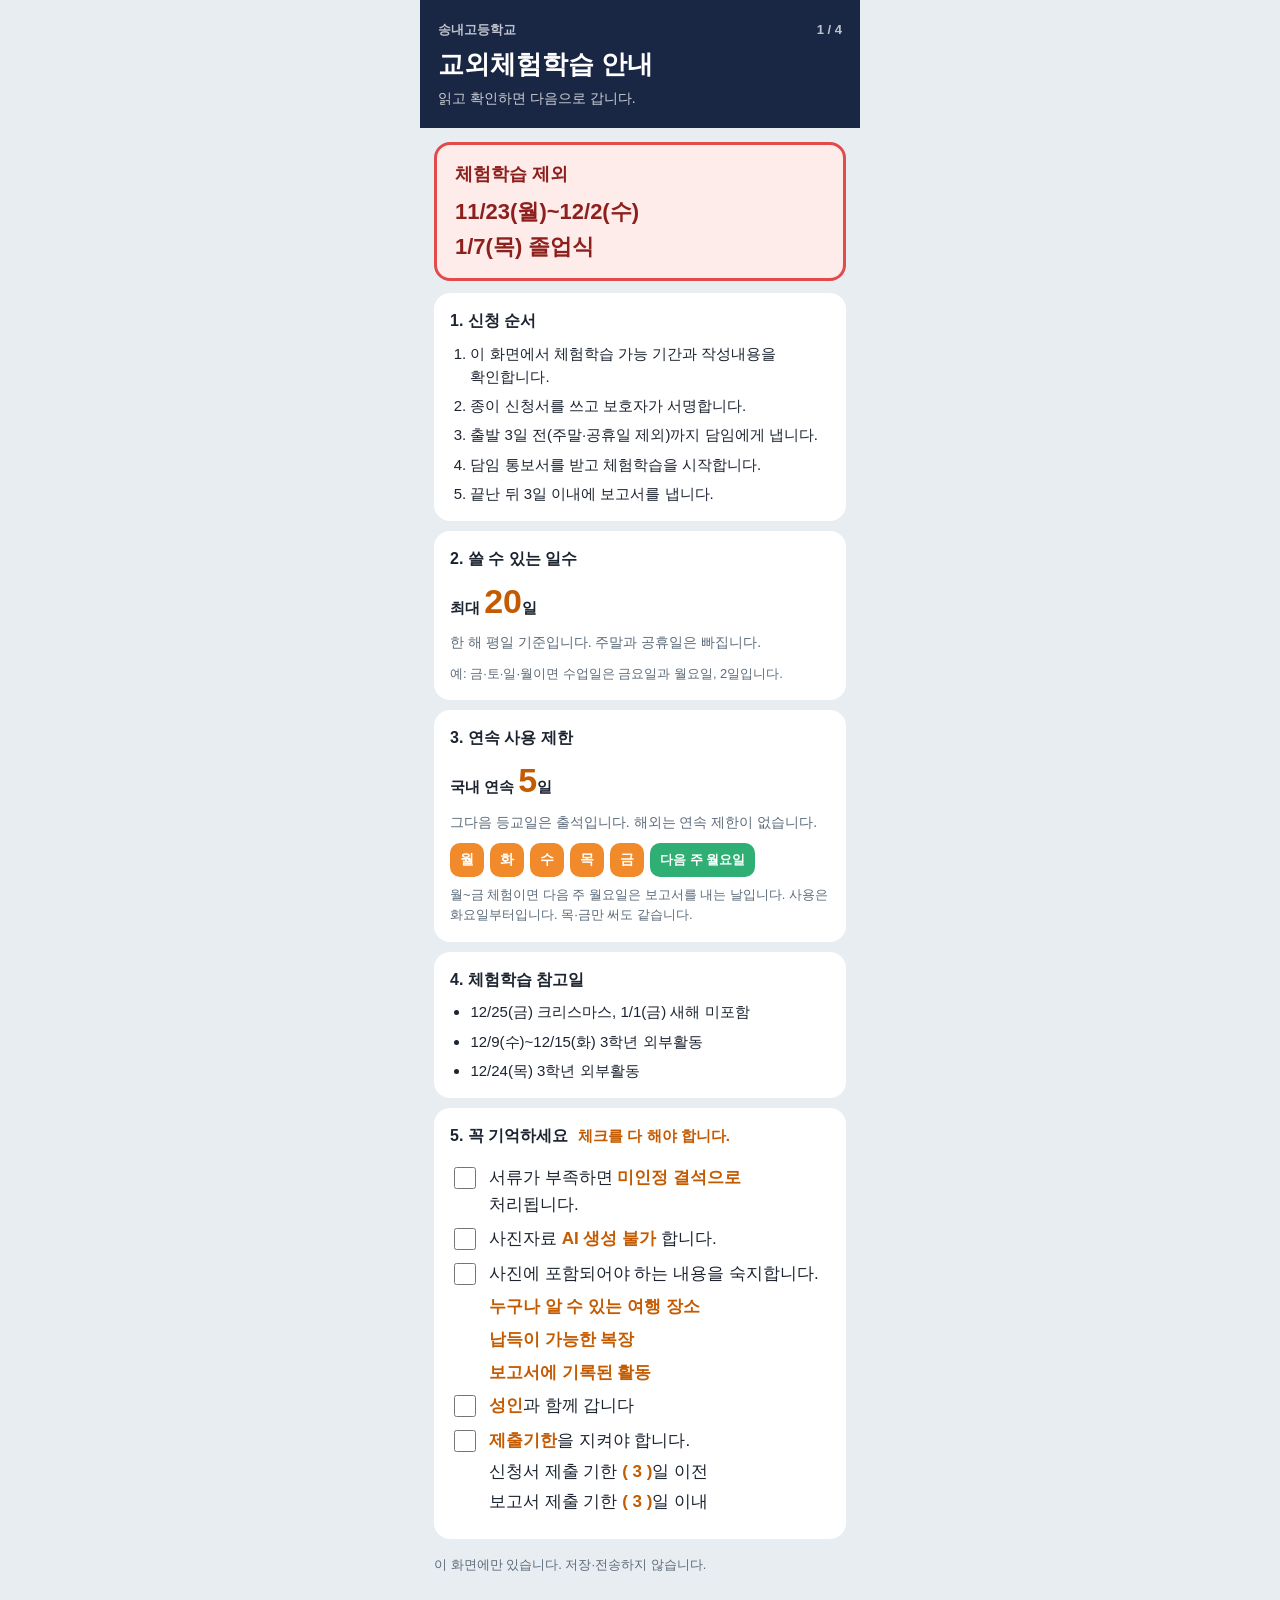
<file: index.html>
<!DOCTYPE html>
<html lang="ko">
<head>
  <meta charset="utf-8">
  <meta name="viewport" content="width=device-width, initial-scale=1">
  <meta name="robots" content="noindex">
  <title>교외체험학습 신청 확인</title>
  <link rel="stylesheet" href="styles.css?v=69">
</head>
<body>
  <main id="app">
    <p>화면을 준비하고 있습니다.</p>
  </main>
  <noscript>이 확인 화면은 자바스크립트가 필요합니다. 입력은 서버로 보내지 않습니다.</noscript>
  <script src="rules.js?v=69"></script>
  <script src="dates.js?v=69"></script>
  <script src="app.js?v=69"></script>
</body>
</html>
</file>
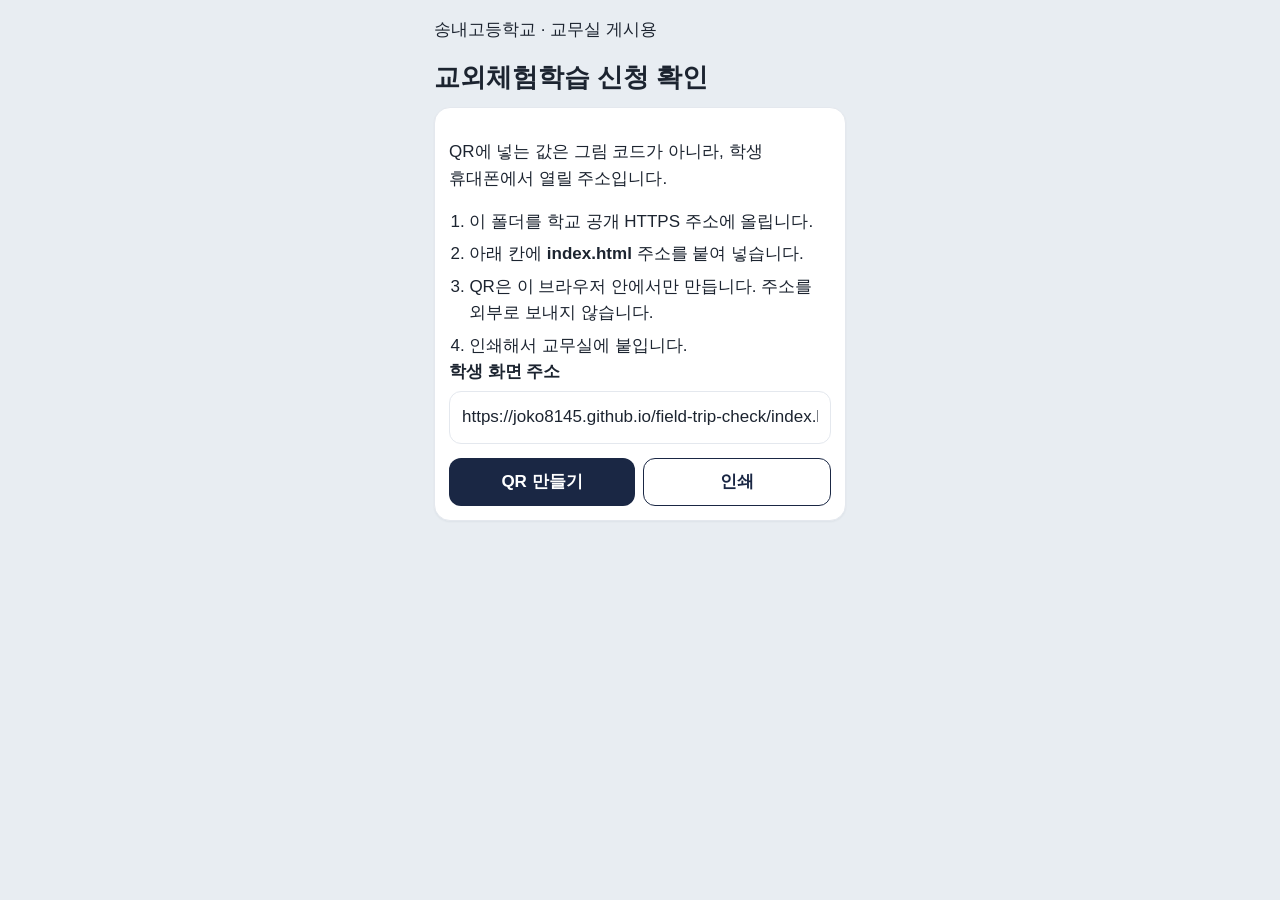
<file: poster.html>
<!DOCTYPE html>
<html lang="ko">
<head>
  <meta charset="utf-8">
  <meta name="viewport" content="width=device-width, initial-scale=1">
  <meta name="robots" content="noindex">
  <title>교무실 게시용 QR</title>
  <link rel="stylesheet" href="styles.css">
  <style>
    .poster-sheet { text-align: center; }
    .poster-sheet img { width: min(280px, 70vw); height: auto; image-rendering: pixelated; background: white; }
    @media print {
      body { background: white; }
      .no-print { display: none; }
      #app { max-width: none; }
    }
  </style>
</head>
<body>
  <main id="app">
    <p class="school">송내고등학교 · 교무실 게시용</p>
    <h1>교외체험학습 신청 확인</h1>
    <section class="card no-print">
      <p>QR에 넣는 값은 그림 코드가 아니라, 학생 휴대폰에서 열릴 주소입니다.</p>
      <ol>
        <li>이 폴더를 학교 공개 HTTPS 주소에 올립니다.</li>
        <li>아래 칸에 <strong>index.html</strong> 주소를 붙여 넣습니다.</li>
        <li>QR은 이 브라우저 안에서만 만듭니다. 주소를 외부로 보내지 않습니다.</li>
        <li>인쇄해서 교무실에 붙입니다.</li>
      </ol>
      <label class="field">학생 화면 주소
        <input id="page-url" autocomplete="off" placeholder="https://학교주소/교외체험학습/index.html">
      </label>
      <div class="actions">
        <button type="button" id="make">QR 만들기</button>
        <button type="button" class="secondary" id="print">인쇄</button>
      </div>
      <p id="qr-error" class="banner banner-no" hidden></p>
    </section>
    <section class="card poster-sheet" id="sheet" hidden>
      <p class="kicker">학교장허가체험학습 신청 도우미</p>
      <h2>휴대폰으로 찍고 신청 전에 확인하세요</h2>
      <img id="qr" alt="학교장허가체험학습 신청 도우미 QR 코드">
    </section>
  </main>
  <script src="qrcode.js"></script>
  <script src="rules.js"></script>
  <script>
    qrcode.stringToBytes = qrcode.stringToBytesFuncs["UTF-8"];
    var input = document.getElementById("page-url");
    var error = document.getElementById("qr-error");
    if (window.SCHOOL_RULES && window.SCHOOL_RULES.publicUrl) {
      input.value = window.SCHOOL_RULES.publicUrl;
    }

    function allowed(url) {
      try {
        var parsed = new URL(url);
        if (parsed.protocol === "https:") return true;
        var host = parsed.hostname;
        return parsed.protocol === "http:" && (host === "localhost" || host === "127.0.0.1");
      } catch (e) {
        return false;
      }
    }

    document.getElementById("make").addEventListener("click", function () {
      var url = input.value.trim();
      error.hidden = true;
      if (!allowed(url)) {
        error.hidden = false;
        error.textContent = "https로 시작하는 학생 화면 주소를 넣으세요. 연습은 localhost 주소도 됩니다.";
        return;
      }
      try {
        var qr = qrcode(0, "M");
        qr.addData(url);
        qr.make();
        document.getElementById("qr").src = qr.createDataURL(8, 4);
        document.getElementById("sheet").hidden = false;
      } catch (e) {
        error.hidden = false;
        error.textContent = "주소가 너무 길어 QR을 만들지 못했습니다. 더 짧은 주소를 사용하세요.";
      }
    });

    document.getElementById("print").addEventListener("click", function () {
      window.print();
    });
  </script>
</body>
</html>
</file>
<file: styles.css>
:root {
  --ink: #1c2430;
  --muted: #5c6b7a;
  --paper: #e8edf2;
  --card: #ffffff;
  --line: #e4e8ee;
  --navy: #1a2744;
  --navy-soft: #e7eef6;
  --red: #8d1f1c;
  --red-soft: #fdecea;
  --ok: #1f8a5b;
  --ok-soft: #e5f6ee;
  --holiday: #8d1f1c;
  --shadow: 0 1px 2px rgba(20, 30, 50, 0.05);
}

* { box-sizing: border-box; }

body {
  margin: 0;
  background: var(--paper);
  color: var(--ink);
  font-family: "Malgun Gothic", "Apple SD Gothic Neo", "Noto Sans KR", sans-serif;
  font-size: 17px;
  line-height: 1.55;
  display: flex;
  justify-content: center;
  word-break: keep-all;
}

button, input, textarea { font: inherit; color: inherit; }

#app {
  width: min(440px, 100%);
  min-height: 100vh;
  padding: 0 14px 88px;
  background: var(--paper);
}

.tabs {
  position: fixed;
  left: 50%;
  bottom: 0;
  transform: translateX(-50%);
  width: min(440px, 100%);
  display: grid;
  grid-template-columns: 1fr 1fr;
  gap: 4px;
  margin: 0;
  padding: 8px;
  background: white;
  border-top: 1px solid var(--line);
  z-index: 2;
}

.tabs .tab {
  min-height: 44px;
  padding: 6px 2px;
  border-radius: 10px;
  background: #f3f5f8;
  color: var(--navy);
  font-size: 13px;
  font-weight: 800;
}

.tabs .tab.on { background: var(--navy); color: white; }

.hero {
  background: var(--navy);
  color: white;
  margin: 0 -14px 14px;
  padding: 20px 18px 18px;
}

.hero-row {
  display: flex;
  justify-content: space-between;
  gap: 12px;
  align-items: baseline;
}

.hero-kicker, .progress { margin: 0; font-size: 13px; font-weight: 700; color: rgba(255, 255, 255, 0.72); }

.hero h1 { color: white; font-size: 26px; line-height: 1.3; margin: 8px 0 0; }
.hero-sub { margin: 6px 0 0; font-size: 14px; color: rgba(255, 255, 255, 0.78); }

h1 { font-size: 26px; line-height: 1.35; margin: 0 0 12px; }
h2 { font-size: 16px; margin: 0 0 8px; }
.due-line { margin: 0 0 8px; font-weight: 800; line-height: 1.2; }
.due-line .due {
  color: var(--red);
  font-size: 34px;
  font-weight: 800;
  line-height: 1;
}
.capture { margin: 8px 0 0; font-weight: 800; }

.note {
  background: #fff3c4;
  border-radius: 14px;
  padding: 14px;
  margin: 0 0 10px;
  font-size: 15px;
}

.guide-card {
  background: white;
  border-radius: 16px;
  padding: 16px;
  margin: 0 0 10px;
}

.card-head {
  display: flex;
  flex-wrap: wrap;
  align-items: baseline;
  gap: 2px 10px;
  margin: 0 0 8px;
}

.card-head h2 { margin: 0; }

.need-check {
  margin: 0;
  color: #c45b00;
  font-size: 15px;
  font-weight: 800;
}

.form-hint { margin: 4px 4px 12px; }

.guide-card p { margin: 0 0 10px; font-size: 15px; }
.guide-card ol, .guide-card ul { margin: 0; }
.guide-card li { font-size: 15px; }
.guide-card .ex { margin: 0; color: var(--muted); font-size: 13px; }
.punch { margin: 0 0 6px; font-size: 26px; font-weight: 800; line-height: 1.25; }
.punch b { color: #c45b00; font-size: 34px; }
.punch.warn { color: var(--red); }
.quiet, .guide-card .quiet { color: var(--muted); font-size: 14px; font-weight: 400; }
.paper { background: white; border: 1px solid #d5dbe3; border-radius: 16px; padding: 16px; margin: 0 0 12px; }
.sheet-scroll { overflow: visible; padding: 10px; }
.form-sheet { width: 100%; border-collapse: collapse; font-size: 14px; line-height: 1.45; table-layout: fixed; }
.form-sheet caption { caption-side: top; text-align: center; font-size: 18px; font-weight: 800; margin-bottom: 8px; }
.form-sheet th, .form-sheet td { border: 1px solid #1a2744; padding: 6px; vertical-align: middle; overflow-wrap: anywhere; }
.form-sheet th { width: 108px; background: #f4f7fb; font-weight: 800; text-align: center; }
.form-sheet .calc { background: #e7eef8; font-weight: 800; }
.form-sheet .write { background: #fff3c4; font-weight: 800; }
.form-sheet .ink { color: #8a93a3; font-weight: 700; }
.form-sheet .plan-cell p { margin: 0 0 4px; }
.form-sheet .revise { margin: 8px 0 0; color: #c45b00; font-size: 14px; font-weight: 800; }
.form-sheet .closing { text-align: center; }
.form-sheet .closing p { margin: 4px 0; }
.form-sheet .sheet-to { font-size: 16px; font-weight: 800; color: var(--ink); }
.paper-title { margin: 0 0 4px; text-align: center; font-size: 20px; font-weight: 800; }
.paper-row { display: grid; grid-template-columns: 92px 1fr; gap: 8px; align-items: start; padding: 10px 0; border-top: 1px solid var(--line); }
.paper-label { color: var(--muted); font-weight: 800; font-size: 14px; padding-top: 8px; }
.calc { background: #e7eef8; border-radius: 10px; padding: 8px 10px; font-weight: 800; }
.calc p { margin: 0 0 4px; }
.write { background: #fff3c4; border: 1px dashed #d4b24c; border-radius: 10px; padding: 8px 10px; }
.write input, .write textarea { width: 100%; border: 0; background: transparent; font-weight: 700; padding: 0; }
.write textarea { min-height: 64px; }
.write p { margin: 0 0 6px; font-weight: 800; }
.example { background: #fff3c4; border-radius: 12px; padding: 12px; }
.example p { margin: 0 0 6px; font-weight: 800; }
.example .mini { margin: 8px 0 4px; }
.block-rule { margin: 0 0 12px; padding: 18px; border: 2px solid #e24b4b; border-radius: 16px; background: #fdecea; color: #8d1f1c; font-size: 22px; font-weight: 800; line-height: 1.4; }
.exclude-box { margin: 0 0 12px; padding: 16px 18px; border: 3px solid #e24b4b; border-radius: 16px; background: #fdecea; color: #8d1f1c; }
.exclude-box h2 { margin: 0 0 8px; color: #8d1f1c; font-size: 18px; }
.exclude-box p { margin: 0; font-size: 22px; font-weight: 800; line-height: 1.35; }
.exclude-box p + p { margin-top: 6px; }

.chips { display: flex; flex-wrap: wrap; gap: 6px; align-items: center; margin: 0 0 8px; }
.chip {
  min-width: 34px;
  height: 34px;
  padding: 0 8px;
  border-radius: 10px;
  background: #f08a2a;
  color: white;
  font-weight: 800;
  font-size: 14px;
  display: inline-flex;
  align-items: center;
  justify-content: center;
}
.chip-next { background: #2faf74; font-size: 13px; min-width: 0; padding: 0 10px; }

.card, .official, .banner, .choice, .copy-block {
  background: var(--card);
  border: 1px solid var(--line);
  border-radius: 16px;
  padding: 14px;
  margin: 0 0 12px;
  box-shadow: var(--shadow);
}

.official {
  border: 3px solid var(--red);
  box-shadow: none;
}

.kicker {
  margin: 0 0 6px;
  color: var(--red);
  font-weight: 800;
  letter-spacing: 0.08em;
  font-size: 13px;
}

.official h1 { color: var(--red); }

.banner-no { background: var(--red-soft); border-color: #f0c2be; color: var(--red); }
.alert-big {
  margin-top: 12px;
  padding: 16px;
  border-radius: 14px;
  background: #fde8e6;
  border: 2px solid #e24b4b;
  color: #9b1c1c;
  font-size: 18px;
  font-weight: 800;
  line-height: 1.45;
}
.banner-ok { background: var(--ok-soft); border-color: #b7dfc8; color: var(--ok); }
.banner-info { background: #f7f1e4; border-color: #e6d7b8; }

.banner strong, .official strong { font-weight: 800; }

ul, ol { margin: 8px 0 0; padding-left: 1.2em; }
li + li { margin-top: 6px; }

.pair { display: grid; gap: 10px; }
.pair h2 { margin-top: 0; }

.tag {
  display: inline-block;
  border-radius: 999px;
  padding: 2px 8px;
  font-size: 12px;
  font-weight: 800;
}
.tag-before { background: #d9ebf5; color: #164e75; }
.tag-after { background: #fde7c7; color: #8a4b08; }

.check, .radio {
  display: flex;
  gap: 10px;
  align-items: flex-start;
  margin: 8px 0;
}

.check input, .radio input {
  width: 22px;
  height: 22px;
  margin-top: 2px;
  flex: 0 0 auto;
}

.em,
.check b {
  color: #c45b00;
  font-weight: 800;
}

.check .break {
  display: block;
  margin-top: 4px;
}

.line-punch {
  display: block;
  margin: 8px 0 0;
  color: #c45b00;
  font-weight: 800;
  line-height: 1.45;
}

.line-punch.warn { color: var(--red); }

label span { display: block; }

.actions {
  display: flex;
  gap: 8px;
  margin-top: 14px;
}

button {
  appearance: none;
  border: 0;
  border-radius: 12px;
  min-height: 48px;
  padding: 10px 14px;
  background: var(--navy);
  color: white;
  font-weight: 700;
  cursor: pointer;
}

button.secondary { background: white; color: var(--navy); border: 1px solid var(--navy); }
button.ghost { background: transparent; color: var(--muted); border: 1px solid var(--line); }
button:disabled { opacity: 0.45; cursor: not-allowed; }
.actions button { flex: 1; }

.field { display: block; margin: 0 0 12px; font-weight: 700; }
.field input, .field textarea, .field select {
  display: block;
  width: 100%;
  margin-top: 6px;
  padding: 12px;
  border-radius: 12px;
  border: 1px solid var(--line);
  background: white;
  font-weight: 400;
}

.field textarea { min-height: 140px; resize: vertical; }

.help { color: var(--muted); font-size: 15px; margin: 0 0 10px; }

.cal-head {
  display: flex;
  justify-content: space-between;
  align-items: center;
  margin-bottom: 8px;
}

.cal-head h2 { margin: 0; }
.cal-head button { min-height: 44px; min-width: 44px; padding: 0 12px; }

.week, .days { display: grid; grid-template-columns: repeat(7, 1fr); gap: 4px; }
.week span { text-align: center; font-size: 12px; color: var(--muted); font-weight: 700; }
.week span:first-child, .week span:last-child { color: var(--holiday); }

.days button {
  min-height: 44px;
  padding: 0;
  background: white;
  color: var(--ink);
  border: 1px solid var(--line);
  border-radius: 10px;
  font-weight: 700;
}

.days button.is-weekend { color: var(--holiday); }
.days button.is-holiday { background: #fff4f2; color: var(--holiday); }
.days button.is-range { background: var(--navy-soft); border-color: #c5d5e8; }
.days button.is-selected { background: var(--navy); color: white; border-color: var(--navy); }
.days button.is-today { outline: 2px solid var(--ok); }
.days button.is-blocked { text-decoration: line-through; }
.days button.is-soon { opacity: 0.35; }

.legend { display: flex; flex-wrap: wrap; gap: 8px 12px; font-size: 13px; color: var(--muted); margin-top: 8px; }
.swatch { display: inline-block; width: 12px; height: 12px; border-radius: 3px; margin-right: 4px; vertical-align: -1px; border: 1px solid var(--line); }
.swatch.school { background: white; }
.swatch.rest { background: #fff4f2; }
.swatch.block { background: white; box-shadow: inset 0 -2px 0 var(--holiday); }
.swatch.pick { background: var(--navy); }

.summary { font-weight: 700; }
.copy-block dt { font-size: 13px; color: var(--muted); margin-top: 10px; }
.copy-block dd { margin: 2px 0 0; font-weight: 700; white-space: pre-wrap; }

.footer-note { font-size: 13px; color: var(--muted); margin-top: 16px; }

.status-line { display: flex; justify-content: space-between; gap: 12px; align-items: center; }
.status-line .mini, .score .label { margin: 0 0 4px; color: var(--muted); font-size: 13px; font-weight: 700; }
.remain b { font-size: 22px; }
.steppers { display: flex; gap: 8px; margin-top: 8px; }
.stepper {
  flex: 1;
  display: flex;
  align-items: center;
  justify-content: space-between;
  gap: 4px;
  background: #f3f5f8;
  border-radius: 12px;
  padding: 4px;
  font-weight: 800;
  font-size: 14px;
}
.stepper button {
  width: 36px;
  min-height: 36px;
  padding: 0;
  border-radius: 10px;
  background: white;
  color: var(--navy);
  border: 1px solid var(--line);
}
.toggle { display: grid; grid-template-columns: 1fr 1fr; gap: 8px; margin-bottom: 8px; }
.toggle button { min-height: 42px; background: white; color: var(--ink); border: 1px solid var(--line); }
.toggle button[aria-pressed="true"] { background: var(--navy); color: white; border-color: var(--navy); }
.pchips { display: flex; flex-wrap: wrap; gap: 6px; margin: 10px 0; }
.pchip {
  min-height: 34px;
  padding: 4px 10px;
  border-radius: 999px;
  font-size: 13px;
  font-weight: 800;
}
.pchip.trip { background: #fff1e4; color: #c45b00; }
.pchip.attend { background: #e7f6ee; color: #1f8a5b; }
.actions.slim { margin-top: 0; }
.actions.slim button { min-height: 42px; }
.score {
  display: flex;
  justify-content: space-between;
  align-items: center;
  border: 2px solid #1f8a5b;
  border-radius: 16px;
  background: white;
  padding: 14px 16px;
  margin: 0 0 10px;
}
.score.warn { border-color: #e0a100; }
.score .big { margin: 0; font-size: 42px; line-height: 1; font-weight: 800; }
.score p { margin: 0 0 4px; }
.note-line { margin: 0 0 6px; font-size: 14px; }
.note-ok { color: #1f8a5b; font-weight: 700; }
.note-warn { color: #9a5b00; font-weight: 700; }
.range-line { margin: 0 0 6px; font-weight: 800; }
.dot { display: inline-block; width: 8px; height: 8px; border-radius: 50%; background: #f08a2a; margin-right: 6px; }
.dot.attend { background: #1f8a5b; }
.range-rest { margin: -2px 0 8px 16px; color: var(--muted); font-size: 13px; font-weight: 400; }
.choice.tight button { margin-top: 8px; }
.plan-table { width: 100%; border-collapse: collapse; font-size: 14px; }
.plan-table th, .plan-table td { text-align: left; padding: 8px 4px; border-bottom: 1px solid var(--line); vertical-align: top; }
.plan-table th { color: var(--muted); font-size: 13px; font-weight: 700; }
.rest-cell { color: var(--muted); font-weight: 400; border-bottom: 0; }
.score-line { margin: 0 0 12px; font-weight: 800; }
.day-sheet { background: white; border-radius: 16px; padding: 16px; margin: 0 0 10px; }
.sheet-kicker { margin: 0 0 4px; color: #c45b00; font-size: 13px; font-weight: 800; }
.day-sheet h2 { margin: 0 0 10px; }
.sheet-rows { display: grid; grid-template-columns: 88px 1fr; gap: 8px 12px; margin: 0 0 10px; }
.sheet-rows dt { margin: 0; color: var(--muted); font-weight: 700; }
.sheet-rows dd { margin: 0; font-weight: 700; }
.photo-box { margin: 0; border: 1px dashed #c9d2dc; border-radius: 12px; padding: 12px; color: var(--muted); font-size: 14px; font-weight: 400; }
.guide-card h3 { margin: 12px 0 0; font-size: 15px; }
.judge { margin: 8px 0 0; }
.flag { display: inline-block; min-width: 40px; margin-right: 8px; font-size: 13px; font-weight: 800; }
.flag-ok { color: #1f8a5b; }
.flag-doc { color: #1a3f86; }
.warn-card { background: #fdecea; }
.big-total { margin: 0; font-size: 36px; font-weight: 800; line-height: 1.1; }
.meter { height: 10px; margin: 10px 0 12px; border-radius: 999px; background: #e8edf2; overflow: hidden; }
.meter span { display: block; height: 100%; background: #f08a2a; }
.break-row { display: flex; justify-content: space-between; margin: 4px 0; }
.record { display: flex; justify-content: space-between; gap: 10px; align-items: flex-start; padding: 10px 0; border-top: 1px solid var(--line); }
.record p { margin: 2px 0 0; color: var(--muted); font-size: 14px; }
.callout { background: #eef3fb; border-radius: 14px; padding: 12px 14px; margin: 0 0 12px; color: #1a3f86; font-weight: 700; }
.next-steps { margin: 0; padding-left: 1.2em; }
.next-steps li + li { margin-top: 8px; }

.choice button { width: 100%; margin-top: 8px; background: white; color: var(--ink); border: 1px solid var(--line); }
.choice button[aria-pressed="true"] { background: var(--navy); color: white; border-color: var(--navy); }

.period + .period { margin-top: 12px; }

#tour-layer { position: absolute; left: 0; top: 0; width: 100%; height: 0; }
.tour-block { position: absolute; background: rgba(16, 22, 38, 0.55); z-index: 30; pointer-events: none; }
.tour-ring {
  position: absolute;
  z-index: 31;
  border: 3px solid #c45b00;
  border-radius: 16px;
  pointer-events: none;
  box-shadow: 0 0 0 4px rgba(196, 91, 0, 0.28);
}
.tour-card {
  position: fixed;
  z-index: 32;
  left: 50%;
  bottom: 12px;
  width: min(400px, calc(100% - 24px));
  transform: translateX(-50%);
  background: white;
  border-radius: 16px;
  padding: 14px 16px 12px;
  box-shadow: 0 10px 28px rgba(16, 22, 38, 0.2);
}
.tour-card h2 { margin: 0 0 6px; font-size: 18px; }
.tour-card p { margin: 0 0 8px; }
.tour-count { color: var(--muted); font-size: 13px; font-weight: 700; }
.tour-card .actions { margin: 0; }

@media (min-width: 760px) {
  .pair { grid-template-columns: 1fr 1fr; }
}
</file>
